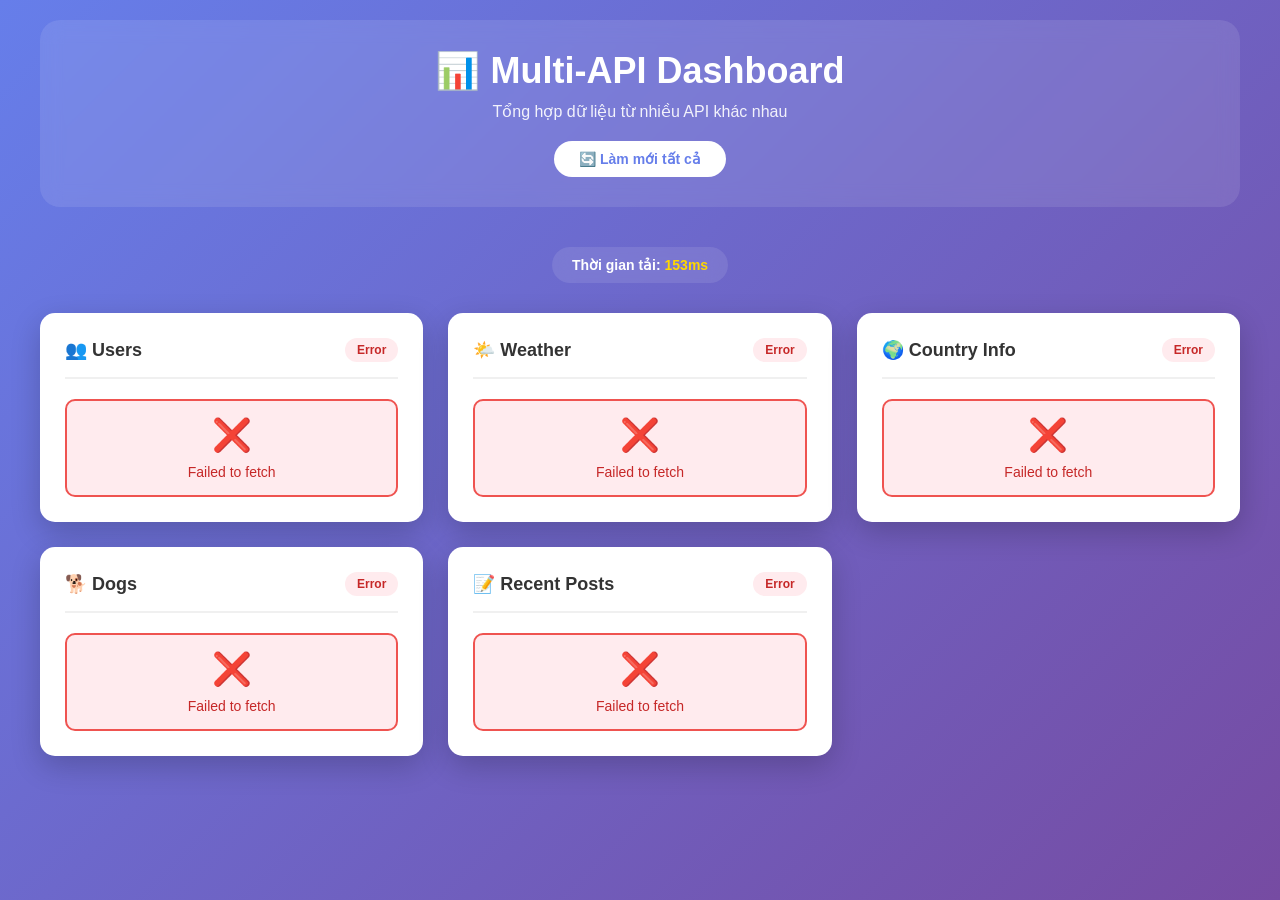
<file: dashboard/index.html>
<!doctype html>
<html lang="vi">
  <head>
    <meta charset="UTF-8" />
    <meta name="viewport" content="width=device-width, initial-scale=1.0" />
    <title>Multi-API Dashboard</title>
    <link rel="stylesheet" href="style.css" />
  </head>
  <body>
    <div class="container">
      <header>
        <h1>📊 Multi-API Dashboard</h1>
        <p>Tổng hợp dữ liệu từ nhiều API khác nhau</p>
        <button id="refreshBtn" class="btn-refresh">🔄 Làm mới tất cả</button>
      </header>

      <div class="stats">
        <span class="stat-item">
          <strong>Thời gian tải:</strong>
          <span id="loadTime">-</span>
        </span>
      </div>

      <div class="dashboard" id="dashboard"></div>
    </div>

    <script src="script.js"></script>
  </body>
</html>
</file>
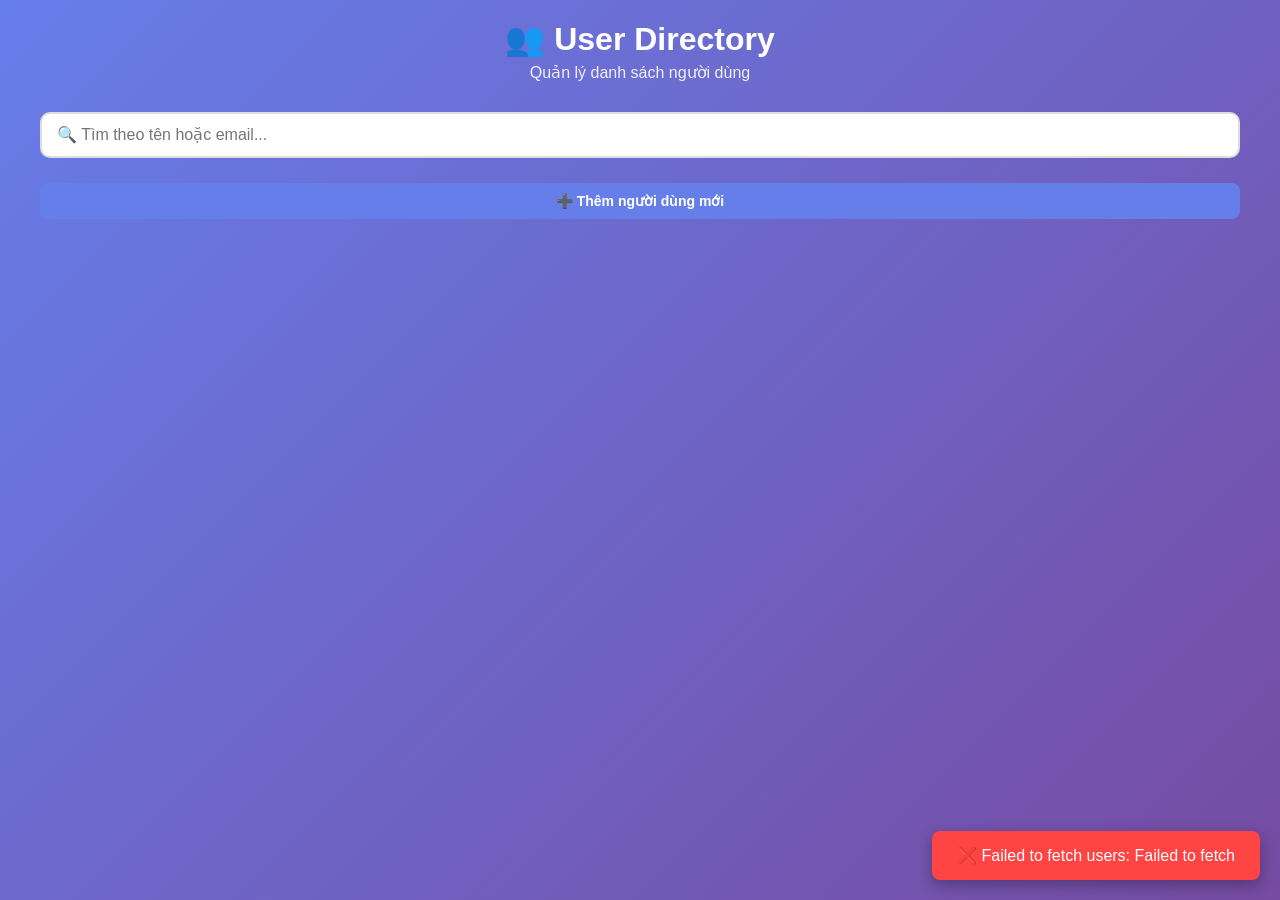
<file: user_directory/index.html>
<!doctype html>
<html lang="vi">
  <head>
    <meta charset="UTF-8" />
    <meta name="viewport" content="width=device-width, initial-scale=1.0" />
    <title>User Directory - CRUD</title>
    <link rel="stylesheet" href="style.css" />
  </head>
  <body>
    <div class="container">
      <header>
        <h1>👥 User Directory</h1>
        <p>Quản lý danh sách người dùng</p>
      </header>

      <!-- Search Bar -->
      <div class="search-section">
        <input
          type="text"
          id="searchInput"
          placeholder="🔍 Tìm theo tên hoặc email..."
          class="search-input"
        />
      </div>

      <!-- Add User Button -->
      <button id="addUserBtn" class="btn btn-primary">
        ➕ Thêm người dùng mới
      </button>

      <!-- Loading State -->
      <div id="loading" class="loading hidden">
        <div class="spinner"></div>
        <p>⏳ Đang tải...</p>
      </div>

      <!-- Users Grid -->
      <div id="usersGrid" class="users-grid"></div>
    </div>

    <!-- User Form Modal -->
    <div id="formModal" class="modal hidden">
      <div class="modal-content">
        <div class="modal-header">
          <h2 id="formTitle">Thêm người dùng mới</h2>
          <button id="closeModalBtn" class="close-btn">✕</button>
        </div>

        <form id="userForm" class="user-form">
          <div class="form-group">
            <label for="nameInput">Tên:</label>
            <input type="text" id="nameInput" required />
          </div>

          <div class="form-group">
            <label for="emailInput">Email:</label>
            <input type="email" id="emailInput" required />
          </div>

          <div class="form-group">
            <label for="phoneInput">Điện thoại:</label>
            <input type="tel" id="phoneInput" />
          </div>

          <div class="form-group">
            <label for="companyInput">Công ty:</label>
            <input type="text" id="companyInput" />
          </div>

          <div class="form-actions">
            <button type="submit" class="btn btn-primary" id="submitBtn">
              Lưu
            </button>
            <button type="button" class="btn btn-secondary" id="cancelBtn">
              Hủy
            </button>
          </div>
        </form>
      </div>
    </div>

    <!-- Toast Notification -->
    <div id="toast" class="toast hidden"></div>

    <!-- Confirm Dialog -->
    <div id="confirmDialog" class="modal hidden">
      <div class="modal-content modal-confirm">
        <h2>Xác nhận xóa</h2>
        <p>Bạn chắc chắn muốn xóa người dùng này?</p>
        <div class="form-actions">
          <button id="confirmDeleteBtn" class="btn btn-danger">Xóa</button>
          <button id="cancelDeleteBtn" class="btn btn-secondary">Hủy</button>
        </div>
      </div>
    </div>

    <script src="script.js"></script>
  </body>
</html>
</file>
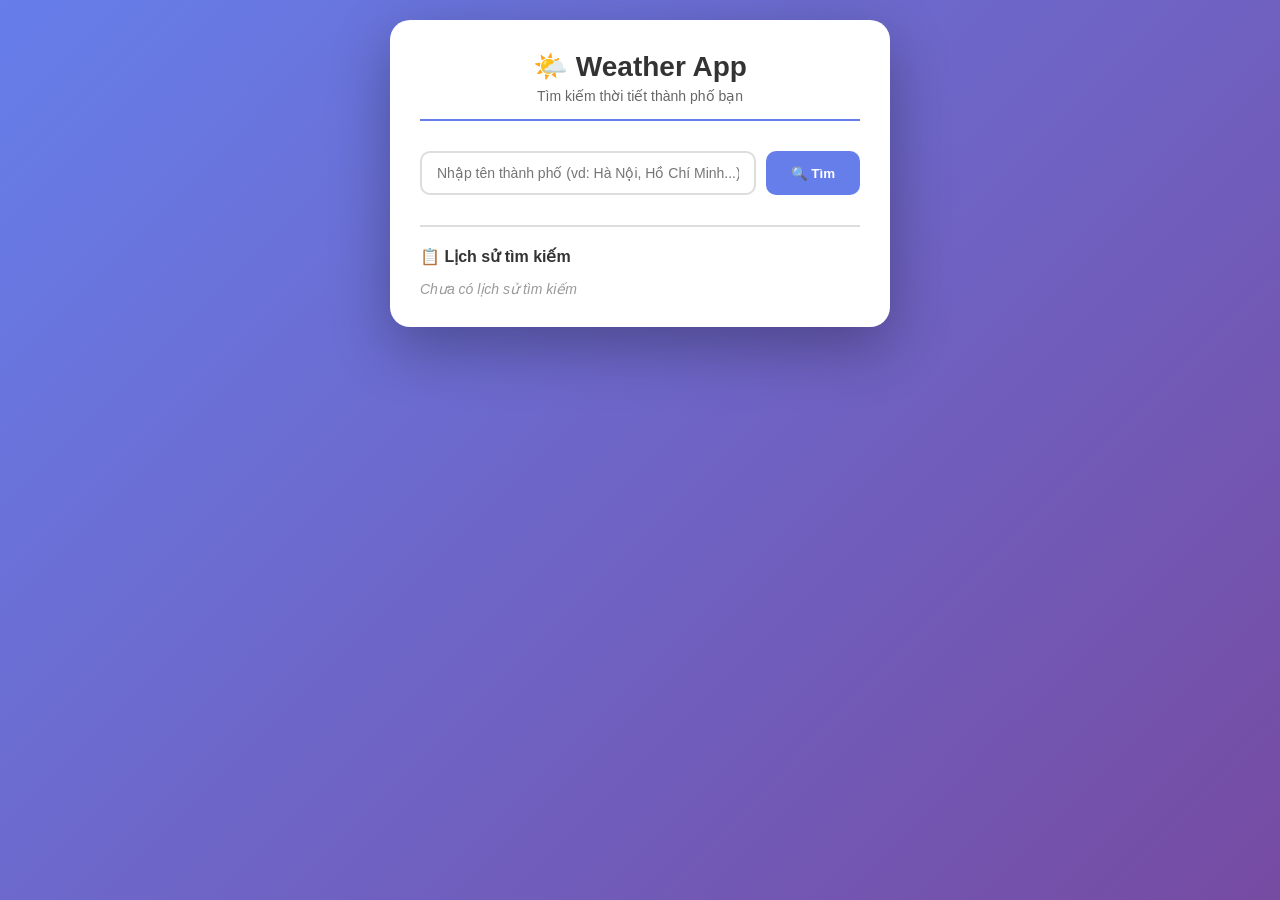
<file: weather_app/index.html>
<!doctype html>
<html lang="vi">
  <head>
    <meta charset="UTF-8" />
    <meta name="viewport" content="width=device-width, initial-scale=1.0" />
    <title>Weather App</title>
    <link rel="stylesheet" href="style.css" />
  </head>
  <body>
    <div class="container">
      <header>
        <h1>🌤️ Weather App</h1>
        <p>Tìm kiếm thời tiết thành phố bạn</p>
      </header>

      <div class="search-box">
        <input
          type="text"
          id="cityInput"
          placeholder="Nhập tên thành phố (vd: Hà Nội, Hồ Chí Minh...)"
          autocomplete="off"
        />
        <button id="searchBtn">🔍 Tìm</button>
      </div>

      <div id="loading" class="loading hidden">
        <div class="spinner"></div>
        <p>⏳ Đang tải dữ liệu thời tiết...</p>
      </div>

      <div id="error" class="error hidden">
        <p id="errorMessage"></p>
      </div>

      <div id="weatherInfo" class="weather-info hidden">
        <div class="weather-header">
          <h2 id="cityName"></h2>
          <p id="weatherDesc"></p>
        </div>
        <div class="weather-details">
          <div class="detail">
            <span class="label">Nhiệt độ</span>
            <span class="value" id="temperature">-</span>
          </div>
          <div class="detail">
            <span class="label">Độ ẩm</span>
            <span class="value" id="humidity">-</span>
          </div>
          <div class="detail">
            <span class="label">Tốc độ gió</span>
            <span class="value" id="windSpeed">-</span>
          </div>
          <div class="detail">
            <span class="label">Áp suất</span>
            <span class="value" id="pressure">-</span>
          </div>
        </div>
      </div>

      <div class="history-section">
        <h3>📋 Lịch sử tìm kiếm</h3>
        <div id="historyList" class="history-list">
          <p class="no-history">Chưa có lịch sử tìm kiếm</p>
        </div>
      </div>
    </div>

    <script src="script.js"></script>
  </body>
</html>
</file>
<file: dashboard/style.css>
* {
  margin: 0;
  padding: 0;
  box-sizing: border-box;
}

body {
  font-family: "Segoe UI", Tahoma, Geneva, Verdana, sans-serif;
  background: linear-gradient(135deg, #667eea 0%, #764ba2 100%);
  min-height: 100vh;
  padding: 20px;
}

.container {
  max-width: 1200px;
  margin: 0 auto;
}

header {
  text-align: center;
  color: white;
  margin-bottom: 40px;
  padding: 30px;
  background: rgba(255, 255, 255, 0.1);
  border-radius: 20px;
  backdrop-filter: blur(10px);
}

header h1 {
  font-size: 36px;
  margin-bottom: 10px;
}

header p {
  font-size: 16px;
  opacity: 0.9;
  margin-bottom: 20px;
}

.btn-refresh {
  background: white;
  color: #667eea;
  border: none;
  padding: 10px 25px;
  border-radius: 25px;
  font-weight: 600;
  cursor: pointer;
  transition: all 0.3s;
  font-size: 14px;
}

.btn-refresh:hover {
  transform: translateY(-2px);
  box-shadow: 0 5px 15px rgba(0, 0, 0, 0.2);
}

.btn-refresh:active {
  transform: translateY(0);
}

/* Stats */
.stats {
  text-align: center;
  color: white;
  margin-bottom: 30px;
  font-size: 14px;
}

.stat-item {
  display: inline-block;
  background: rgba(255, 255, 255, 0.1);
  padding: 10px 20px;
  border-radius: 25px;
  backdrop-filter: blur(10px);
}

#loadTime {
  color: #ffd700;
  font-weight: bold;
}

/* Dashboard Grid */
.dashboard {
  display: grid;
  grid-template-columns: repeat(auto-fit, minmax(350px, 1fr));
  gap: 25px;
  animation: fadeIn 0.5s ease-out;
}

@keyframes fadeIn {
  from {
    opacity: 0;
    transform: translateY(20px);
  }
  to {
    opacity: 1;
    transform: translateY(0);
  }
}

@media (max-width: 768px) {
  .dashboard {
    grid-template-columns: 1fr;
  }

  header h1 {
    font-size: 28px;
  }
}

/* Widget Card */
.widget {
  background: white;
  border-radius: 15px;
  padding: 25px;
  box-shadow: 0 10px 30px rgba(0, 0, 0, 0.2);
  transition: all 0.3s;
}

.widget:hover {
  transform: translateY(-5px);
  box-shadow: 0 15px 40px rgba(0, 0, 0, 0.3);
}

.widget-header {
  display: flex;
  justify-content: space-between;
  align-items: center;
  margin-bottom: 20px;
  padding-bottom: 15px;
  border-bottom: 2px solid #f0f0f0;
}

.widget-title {
  font-size: 18px;
  font-weight: 700;
  color: #333;
}

.widget-status {
  font-size: 12px;
  padding: 5px 12px;
  border-radius: 20px;
  background: #e8f5e9;
  color: #2e7d32;
  font-weight: 600;
}

.widget-status.loading {
  background: #fff3e0;
  color: #f57c00;
}

.widget-status.error {
  background: #ffebee;
  color: #c62828;
}

.widget-content {
  color: #666;
  font-size: 14px;
}

/* Loading State */
.widget.loading {
  opacity: 0.7;
  pointer-events: none;
}

.widget-spinner {
  width: 30px;
  height: 30px;
  border: 3px solid #f3f3f3;
  border-top: 3px solid #667eea;
  border-radius: 50%;
  animation: spin 1s linear infinite;
  margin-right: 10px;
}

@keyframes spin {
  0% {
    transform: rotate(0deg);
  }
  100% {
    transform: rotate(360deg);
  }
}

.loading-content {
  display: flex;
  align-items: center;
  justify-content: center;
  padding: 30px 20px;
}

/* Error State */
.error-content {
  background: #ffebee;
  border: 2px solid #ef5350;
  padding: 15px;
  border-radius: 10px;
  color: #c62828;
  text-align: center;
}

.error-icon {
  font-size: 32px;
  margin-bottom: 10px;
}

/* Users Widget */
.users-list {
  max-height: 300px;
  overflow-y: auto;
}

.user-item {
  padding: 12px 0;
  border-bottom: 1px solid #f0f0f0;
  display: flex;
  align-items: center;
  gap: 10px;
}

.user-item:last-child {
  border-bottom: none;
}

.user-avatar {
  width: 35px;
  height: 35px;
  border-radius: 50%;
  background: linear-gradient(135deg, #667eea, #764ba2);
  color: white;
  display: flex;
  align-items: center;
  justify-content: center;
  font-size: 14px;
  font-weight: bold;
}

.user-info {
  flex: 1;
}

.user-name {
  font-weight: 600;
  color: #333;
  margin-bottom: 3px;
}

.user-email {
  font-size: 12px;
  color: #999;
}

/* Weather Widget */
.weather-content {
  text-align: center;
}

.weather-temp {
  font-size: 48px;
  font-weight: bold;
  color: #667eea;
  margin: 15px 0;
}

.weather-desc {
  font-size: 16px;
  color: #666;
  margin-bottom: 15px;
}

.weather-details {
  display: grid;
  grid-template-columns: 1fr 1fr;
  gap: 10px;
}

.weather-detail {
  background: #f5f5f5;
  padding: 10px;
  border-radius: 8px;
}

.weather-detail-label {
  font-size: 12px;
  color: #999;
  margin-bottom: 5px;
}

.weather-detail-value {
  font-size: 14px;
  font-weight: 600;
  color: #333;
}

/* Country Widget */
.country-info {
  padding: 10px 0;
}

.country-info p {
  margin-bottom: 12px;
  display: flex;
  justify-content: space-between;
}

.country-info strong {
  color: #333;
}

.country-flag {
  font-size: 48px;
  text-align: center;
  margin: 15px 0;
}

/* Dogs Widget */
.dogs-grid {
  display: grid;
  grid-template-columns: repeat(2, 1fr);
  gap: 10px;
}

.dog-image {
  width: 100%;
  height: 120px;
  object-fit: cover;
  border-radius: 8px;
  cursor: pointer;
  transition: transform 0.3s;
}

.dog-image:hover {
  transform: scale(1.05);
}

/* Posts Widget */
.posts-list {
  max-height: 300px;
  overflow-y: auto;
}

.post-item {
  padding: 12px 0;
  border-bottom: 1px solid #f0f0f0;
}

.post-item:last-child {
  border-bottom: none;
}

.post-title {
  font-weight: 600;
  color: #333;
  margin-bottom: 5px;
  line-height: 1.4;
}

.post-meta {
  font-size: 12px;
  color: #999;
}

/* Scrollbar Styling */
::-webkit-scrollbar {
  width: 8px;
}

::-webkit-scrollbar-track {
  background: #f1f1f1;
  border-radius: 10px;
}

::-webkit-scrollbar-thumb {
  background: #667eea;
  border-radius: 10px;
}

::-webkit-scrollbar-thumb:hover {
  background: #5568d3;
}
</file>
<file: user_directory/style.css>
* {
  margin: 0;
  padding: 0;
  box-sizing: border-box;
}

body {
  font-family: "Segoe UI", Tahoma, Geneva, Verdana, sans-serif;
  background: linear-gradient(135deg, #667eea 0%, #764ba2 100%);
  min-height: 100vh;
  padding: 20px;
}

.container {
  max-width: 1200px;
  margin: 0 auto;
}

header {
  text-align: center;
  color: white;
  margin-bottom: 30px;
}

header h1 {
  font-size: 32px;
  margin-bottom: 5px;
}

header p {
  font-size: 16px;
  opacity: 0.9;
}

/* Search Section */
.search-section {
  margin-bottom: 25px;
}

.search-input {
  width: 100%;
  padding: 12px 15px;
  font-size: 16px;
  border: 2px solid #ddd;
  border-radius: 10px;
  background: white;
  transition: border-color 0.3s;
}

.search-input:focus {
  outline: none;
  border-color: #667eea;
  box-shadow: 0 0 10px rgba(102, 126, 234, 0.3);
}

/* Buttons */
.btn {
  padding: 10px 20px;
  border: none;
  border-radius: 8px;
  cursor: pointer;
  font-weight: 600;
  font-size: 14px;
  transition: all 0.3s;
}

.btn-primary {
  background: #667eea;
  color: white;
  width: 100%;
  margin-bottom: 25px;
}

.btn-primary:hover {
  background: #5568d3;
  transform: translateY(-2px);
}

.btn-secondary {
  background: #999;
  color: white;
}

.btn-secondary:hover {
  background: #777;
}

.btn-danger {
  background: #f44;
  color: white;
}

.btn-danger:hover {
  background: #d33;
}

.btn-sm {
  padding: 6px 12px;
  font-size: 12px;
}

/* Loading State */
.loading {
  text-align: center;
  padding: 40px 20px;
  background: white;
  border-radius: 15px;
  margin: 20px 0;
}

.loading.hidden {
  display: none;
}

.spinner {
  width: 50px;
  height: 50px;
  border: 4px solid #f3f3f3;
  border-top: 4px solid #667eea;
  border-radius: 50%;
  animation: spin 1s linear infinite;
  margin: 0 auto 15px;
}

@keyframes spin {
  0% {
    transform: rotate(0deg);
  }
  100% {
    transform: rotate(360deg);
  }
}

/* Users Grid */
.users-grid {
  display: grid;
  grid-template-columns: repeat(auto-fill, minmax(300px, 1fr));
  gap: 20px;
  animation: fadeIn 0.5s ease-out;
}

@keyframes fadeIn {
  from {
    opacity: 0;
    transform: translateY(20px);
  }
  to {
    opacity: 1;
    transform: translateY(0);
  }
}

/* User Card */
.user-card {
  background: white;
  border-radius: 12px;
  padding: 20px;
  box-shadow: 0 5px 15px rgba(0, 0, 0, 0.1);
  transition: all 0.3s;
}

.user-card:hover {
  transform: translateY(-5px);
  box-shadow: 0 10px 25px rgba(0, 0, 0, 0.15);
}

.user-header {
  display: flex;
  align-items: center;
  gap: 15px;
  margin-bottom: 15px;
  padding-bottom: 15px;
  border-bottom: 2px solid #eee;
}

.user-avatar {
  width: 50px;
  height: 50px;
  border-radius: 50%;
  background: linear-gradient(135deg, #667eea, #764ba2);
  color: white;
  display: flex;
  align-items: center;
  justify-content: center;
  font-weight: bold;
  font-size: 20px;
}

.user-name {
  font-size: 18px;
  font-weight: 600;
  color: #333;
  margin-bottom: 5px;
}

.user-info {
  font-size: 13px;
  color: #666;
  margin-bottom: 8px;
  word-break: break-all;
}

.user-info strong {
  color: #333;
}

.user-actions {
  display: flex;
  gap: 10px;
  margin-top: 15px;
  padding-top: 15px;
  border-top: 2px solid #eee;
}

.user-actions button {
  flex: 1;
  padding: 8px 12px;
  font-size: 12px;
  border: none;
  border-radius: 6px;
  cursor: pointer;
  font-weight: 600;
  transition: all 0.3s;
}

.btn-edit {
  background: #4caf50;
  color: white;
}

.btn-edit:hover {
  background: #45a049;
}

.btn-delete {
  background: #f44;
  color: white;
}

.btn-delete:hover {
  background: #d33;
}

/* Modal */
.modal {
  position: fixed;
  top: 0;
  left: 0;
  right: 0;
  bottom: 0;
  background: rgba(0, 0, 0, 0.5);
  display: flex;
  align-items: center;
  justify-content: center;
  z-index: 1000;
  animation: fadeIn 0.3s ease-out;
}

.modal.hidden {
  display: none;
}

.modal-content {
  background: white;
  border-radius: 15px;
  padding: 30px;
  max-width: 500px;
  width: 90%;
  max-height: 90vh;
  overflow-y: auto;
  box-shadow: 0 10px 40px rgba(0, 0, 0, 0.3);
}

.modal-confirm {
  max-width: 400px;
}

.modal-header {
  display: flex;
  justify-content: space-between;
  align-items: center;
  margin-bottom: 20px;
  padding-bottom: 15px;
  border-bottom: 2px solid #eee;
}

.modal-header h2 {
  color: #333;
  font-size: 20px;
}

.close-btn {
  background: none;
  border: none;
  font-size: 28px;
  cursor: pointer;
  color: #999;
  transition: color 0.3s;
}

.close-btn:hover {
  color: #333;
}

/* Form */
.user-form {
  display: flex;
  flex-direction: column;
  gap: 15px;
}

.form-group {
  display: flex;
  flex-direction: column;
}

.form-group label {
  color: #333;
  font-weight: 600;
  margin-bottom: 5px;
  font-size: 14px;
}

.form-group input {
  padding: 10px 12px;
  border: 2px solid #ddd;
  border-radius: 8px;
  font-size: 14px;
  transition: border-color 0.3s;
}

.form-group input:focus {
  outline: none;
  border-color: #667eea;
  box-shadow: 0 0 8px rgba(102, 126, 234, 0.2);
}

.form-actions {
  display: flex;
  gap: 10px;
  margin-top: 20px;
}

.form-actions button {
  flex: 1;
}

.modal-confirm .form-actions {
  flex-direction: row-reverse;
}

.modal-confirm p {
  color: #666;
  margin-bottom: 20px;
}

/* Toast Notification */
.toast {
  position: fixed;
  bottom: 20px;
  right: 20px;
  background: #333;
  color: white;
  padding: 15px 25px;
  border-radius: 8px;
  box-shadow: 0 5px 15px rgba(0, 0, 0, 0.3);
  z-index: 2000;
  animation: slideUp 0.3s ease-out;
}

.toast.hidden {
  display: none;
}

.toast.success {
  background: #4caf50;
}

.toast.error {
  background: #f44;
}

.toast.info {
  background: #667eea;
}

@keyframes slideUp {
  from {
    transform: translateY(100px);
    opacity: 0;
  }
  to {
    transform: translateY(0);
    opacity: 1;
  }
}

@media (max-width: 768px) {
  .users-grid {
    grid-template-columns: 1fr;
  }

  .modal-content {
    width: 95%;
  }

  header h1 {
    font-size: 24px;
  }
}
</file>
<file: weather_app/style.css>
* {
  margin: 0;
  padding: 0;
  box-sizing: border-box;
}

body {
  font-family: "Segoe UI", Tahoma, Geneva, Verdana, sans-serif;
  background: linear-gradient(135deg, #667eea 0%, #764ba2 100%);
  min-height: 100vh;
  padding: 20px;
}

.container {
  max-width: 500px;
  margin: 0 auto;
  background: white;
  border-radius: 20px;
  box-shadow: 0 20px 60px rgba(0, 0, 0, 0.3);
  padding: 30px;
  animation: slideIn 0.5s ease-out;
}

@keyframes slideIn {
  from {
    opacity: 0;
    transform: translateY(20px);
  }
  to {
    opacity: 1;
    transform: translateY(0);
  }
}

header {
  text-align: center;
  margin-bottom: 30px;
  border-bottom: 2px solid #667eea;
  padding-bottom: 15px;
}

header h1 {
  color: #333;
  font-size: 28px;
  margin-bottom: 5px;
}

header p {
  color: #666;
  font-size: 14px;
}

.search-box {
  display: flex;
  gap: 10px;
  margin-bottom: 30px;
}

.search-box input {
  flex: 1;
  padding: 12px 15px;
  border: 2px solid #ddd;
  border-radius: 10px;
  font-size: 14px;
  transition: border-color 0.3s;
}

.search-box input:focus {
  outline: none;
  border-color: #667eea;
}

.search-box button {
  padding: 12px 25px;
  background: #667eea;
  color: white;
  border: none;
  border-radius: 10px;
  cursor: pointer;
  font-weight: 600;
  transition: background 0.3s;
}

.search-box button:hover {
  background: #5568d3;
}

.search-box button:active {
  transform: scale(0.98);
}

/* Loading State */
.loading {
  text-align: center;
  padding: 40px 20px;
}

.loading.hidden {
  display: none;
}

.spinner {
  width: 50px;
  height: 50px;
  border: 4px solid #f3f3f3;
  border-top: 4px solid #667eea;
  border-radius: 50%;
  animation: spin 1s linear infinite;
  margin: 0 auto 15px;
}

@keyframes spin {
  0% {
    transform: rotate(0deg);
  }
  100% {
    transform: rotate(360deg);
  }
}

.loading p {
  color: #666;
  font-size: 14px;
}

/* Error State */
.error {
  background: #fee;
  border: 2px solid #f99;
  color: #c33;
  padding: 15px;
  border-radius: 10px;
  margin-bottom: 20px;
}

.error.hidden {
  display: none;
}

#errorMessage {
  margin: 0;
}

/* Success State - Weather Info */
.weather-info {
  background: linear-gradient(135deg, #667eea 0%, #764ba2 100%);
  color: white;
  border-radius: 15px;
  padding: 25px;
  margin-bottom: 30px;
  animation: fadeIn 0.5s ease-out;
}

.weather-info.hidden {
  display: none;
}

@keyframes fadeIn {
  from {
    opacity: 0;
    transform: scale(0.95);
  }
  to {
    opacity: 1;
    transform: scale(1);
  }
}

.weather-header {
  margin-bottom: 20px;
  text-align: center;
  border-bottom: 1px solid rgba(255, 255, 255, 0.3);
  padding-bottom: 15px;
}

.weather-header h2 {
  font-size: 24px;
  margin-bottom: 5px;
}

.weather-header p {
  font-size: 14px;
  opacity: 0.9;
}

.weather-details {
  display: grid;
  grid-template-columns: 1fr 1fr;
  gap: 15px;
}

.detail {
  background: rgba(255, 255, 255, 0.15);
  padding: 15px;
  border-radius: 10px;
  text-align: center;
}

.detail .label {
  display: block;
  font-size: 12px;
  opacity: 0.8;
  margin-bottom: 5px;
}

.detail .value {
  display: block;
  font-size: 18px;
  font-weight: bold;
}

/* History Section */
.history-section {
  margin-top: 30px;
  border-top: 2px solid #ddd;
  padding-top: 20px;
}

.history-section h3 {
  color: #333;
  font-size: 16px;
  margin-bottom: 15px;
}

.history-list {
  display: flex;
  flex-wrap: wrap;
  gap: 10px;
}

.history-item {
  background: #f0f0f0;
  padding: 8px 15px;
  border-radius: 20px;
  cursor: pointer;
  transition: all 0.3s;
  font-size: 14px;
  color: #333;
}

.history-item:hover {
  background: #667eea;
  color: white;
}

.no-history {
  color: #999;
  font-size: 14px;
  font-style: italic;
}

@media (max-width: 600px) {
  .container {
    padding: 20px;
  }

  header h1 {
    font-size: 24px;
  }

  .weather-details {
    grid-template-columns: 1fr;
  }
}
</file>
